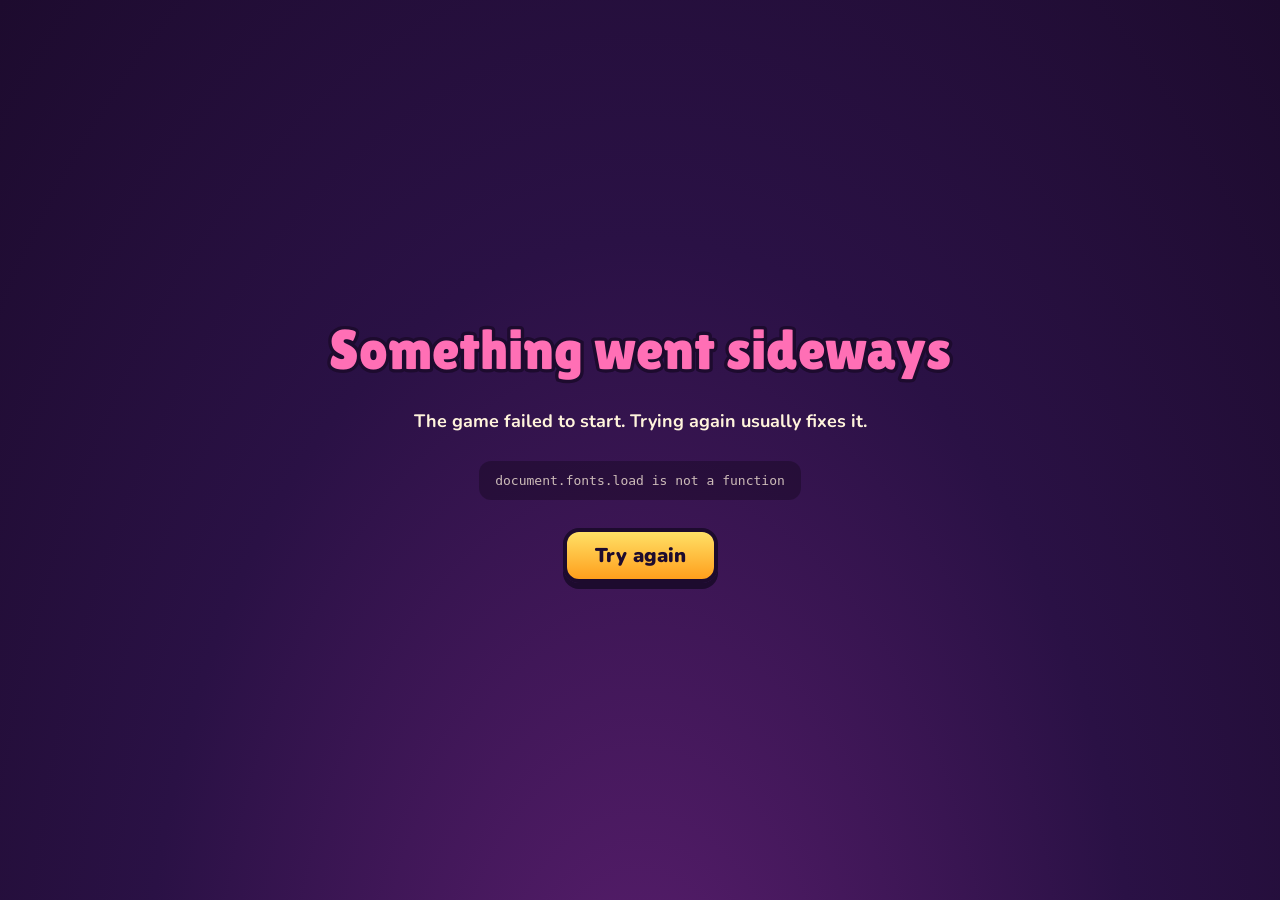
<file: index.html>
<!doctype html>
<html lang="en">
  <head>
    <meta charset="UTF-8" />
    <meta
      name="viewport"
      content="width=device-width, initial-scale=1, maximum-scale=1, user-scalable=no, viewport-fit=cover"
    />
    <meta name="theme-color" content="#1d0b2e" />
    <meta name="color-scheme" content="dark" />
    <meta
      name="description"
      content="Weirdomon: a juicy 2D arena brawler. Weird creatures. One arena. No rules."
    />
    <link rel="icon" type="image/svg+xml" href="./favicon.svg" />
    <title>Weirdomon</title>
    <script type="module" crossorigin src="./assets/main-D20yw-cT.js"></script>
    <link rel="modulepreload" crossorigin href="./assets/rolldown-runtime-hePW80VL.js">
    <link rel="modulepreload" crossorigin href="./assets/pixi-BLf63Jup.js">
    <link rel="stylesheet" crossorigin href="./assets/main-CpEwu5jU.css">
  </head>
  <body>
    <main id="app">
      <div id="stage"></div>
      <div id="ui"></div>
    </main>
    <noscript>This game requires JavaScript.</noscript>
  </body>
</html>
</file>
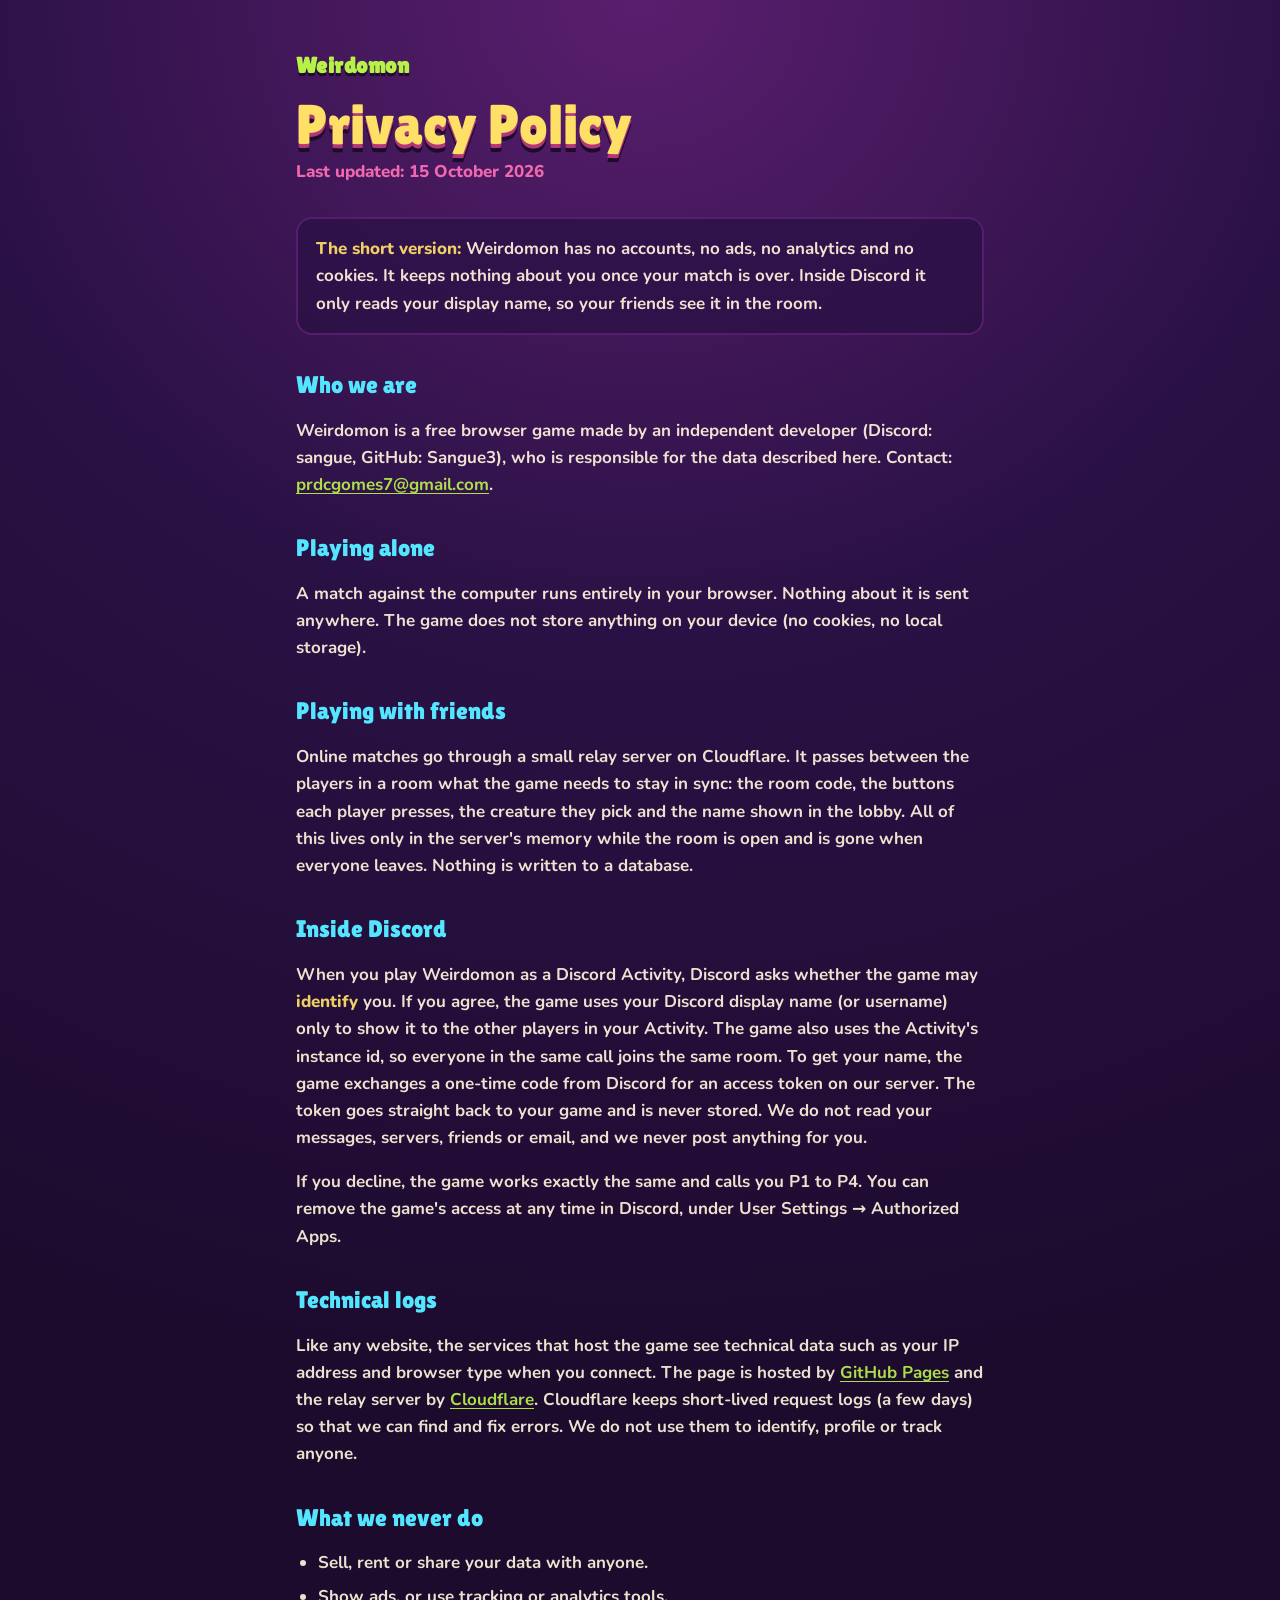
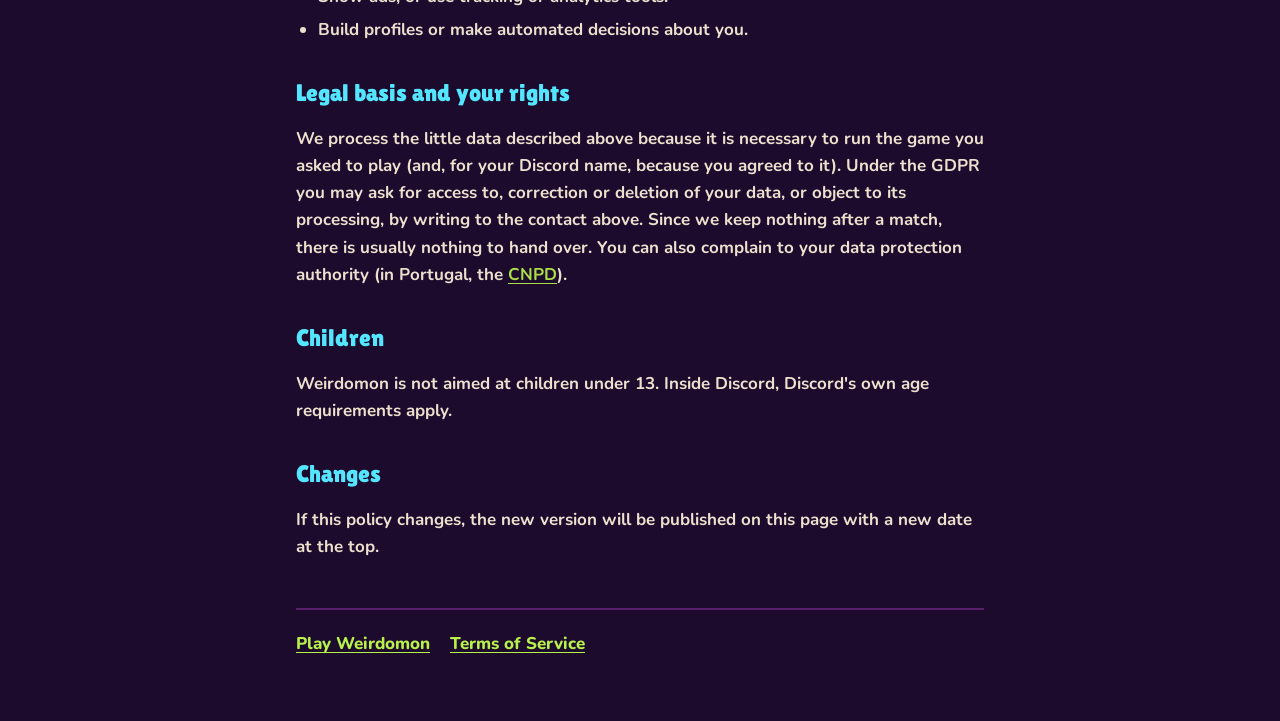
<file: privacy.html>
<!doctype html>
<html lang="en">
  <head>
    <meta charset="UTF-8" />
    <meta name="viewport" content="width=device-width, initial-scale=1, viewport-fit=cover" />
    <meta name="theme-color" content="#1d0b2e" />
    <meta name="color-scheme" content="dark" />
    <meta name="description" content="What Weirdomon does (and does not do) with your data." />
    <link rel="icon" type="image/svg+xml" href="./favicon.svg" />
    <title>Weirdomon · Privacy Policy</title>
    <link rel="stylesheet" crossorigin href="./assets/legal-nM54GFES.css">
  </head>
  <body>
    <main>
      <a class="brand" href="./">Weirdomon</a>
      <h1>Privacy Policy</h1>
      <p class="updated">Last updated: 15 October 2026</p>

      <p class="card">
        <strong>The short version:</strong> Weirdomon has no accounts, no ads, no analytics and no
        cookies. It keeps nothing about you once your match is over. Inside Discord it only reads
        your display name, so your friends see it in the room.
      </p>

      <h2>Who we are</h2>
      <p>
        Weirdomon is a free browser game made by an independent developer (Discord: sangue, GitHub:
        Sangue3), who is responsible for the data described here. Contact:
        <a href="mailto:prdcgomes7@gmail.com">prdcgomes7@gmail.com</a>.
      </p>

      <h2>Playing alone</h2>
      <p>
        A match against the computer runs entirely in your browser. Nothing about it is sent
        anywhere. The game does not store anything on your device (no cookies, no local storage).
      </p>

      <h2>Playing with friends</h2>
      <p>
        Online matches go through a small relay server on Cloudflare. It passes between the players
        in a room what the game needs to stay in sync: the room code, the buttons each player
        presses, the creature they pick and the name shown in the lobby. All of this lives only in
        the server's memory while the room is open and is gone when everyone leaves. Nothing is
        written to a database.
      </p>

      <h2>Inside Discord</h2>
      <p>
        When you play Weirdomon as a Discord Activity, Discord asks whether the game may
        <strong>identify</strong> you. If you agree, the game uses your Discord display name (or
        username) only to show it to the other players in your Activity. The game also uses the
        Activity's instance id, so everyone in the same call joins the same room. To get your name,
        the game exchanges a one-time code from Discord for an access token on our server. The token
        goes straight back to your game and is never stored. We do not read your messages, servers,
        friends or email, and we never post anything for you.
      </p>
      <p>
        If you decline, the game works exactly the same and calls you P1 to P4. You can remove the
        game's access at any time in Discord, under User Settings → Authorized Apps.
      </p>

      <h2>Technical logs</h2>
      <p>
        Like any website, the services that host the game see technical data such as your IP address
        and browser type when you connect. The page is hosted by
        <a
          href="https://docs.github.com/en/site-policy/privacy-policies/github-general-privacy-statement"
          >GitHub Pages</a
        >
        and the relay server by
        <a href="https://www.cloudflare.com/privacypolicy/">Cloudflare</a>. Cloudflare keeps
        short-lived request logs (a few days) so that we can find and fix errors. We do not use them
        to identify, profile or track anyone.
      </p>

      <h2>What we never do</h2>
      <ul>
        <li>Sell, rent or share your data with anyone.</li>
        <li>Show ads, or use tracking or analytics tools.</li>
        <li>Build profiles or make automated decisions about you.</li>
      </ul>

      <h2>Legal basis and your rights</h2>
      <p>
        We process the little data described above because it is necessary to run the game you asked
        to play (and, for your Discord name, because you agreed to it). Under the GDPR you may ask
        for access to, correction or deletion of your data, or object to its processing, by writing
        to the contact above. Since we keep nothing after a match, there is usually nothing to hand
        over. You can also complain to your data protection authority (in Portugal, the
        <a href="https://www.cnpd.pt/">CNPD</a>).
      </p>

      <h2>Children</h2>
      <p>
        Weirdomon is not aimed at children under 13. Inside Discord, Discord's own age requirements
        apply.
      </p>

      <h2>Changes</h2>
      <p>
        If this policy changes, the new version will be published on this page with a new date at
        the top.
      </p>

      <footer>
        <a href="./">Play Weirdomon</a>
        <a href="./terms.html">Terms of Service</a>
      </footer>
    </main>
  </body>
</html>
</file>
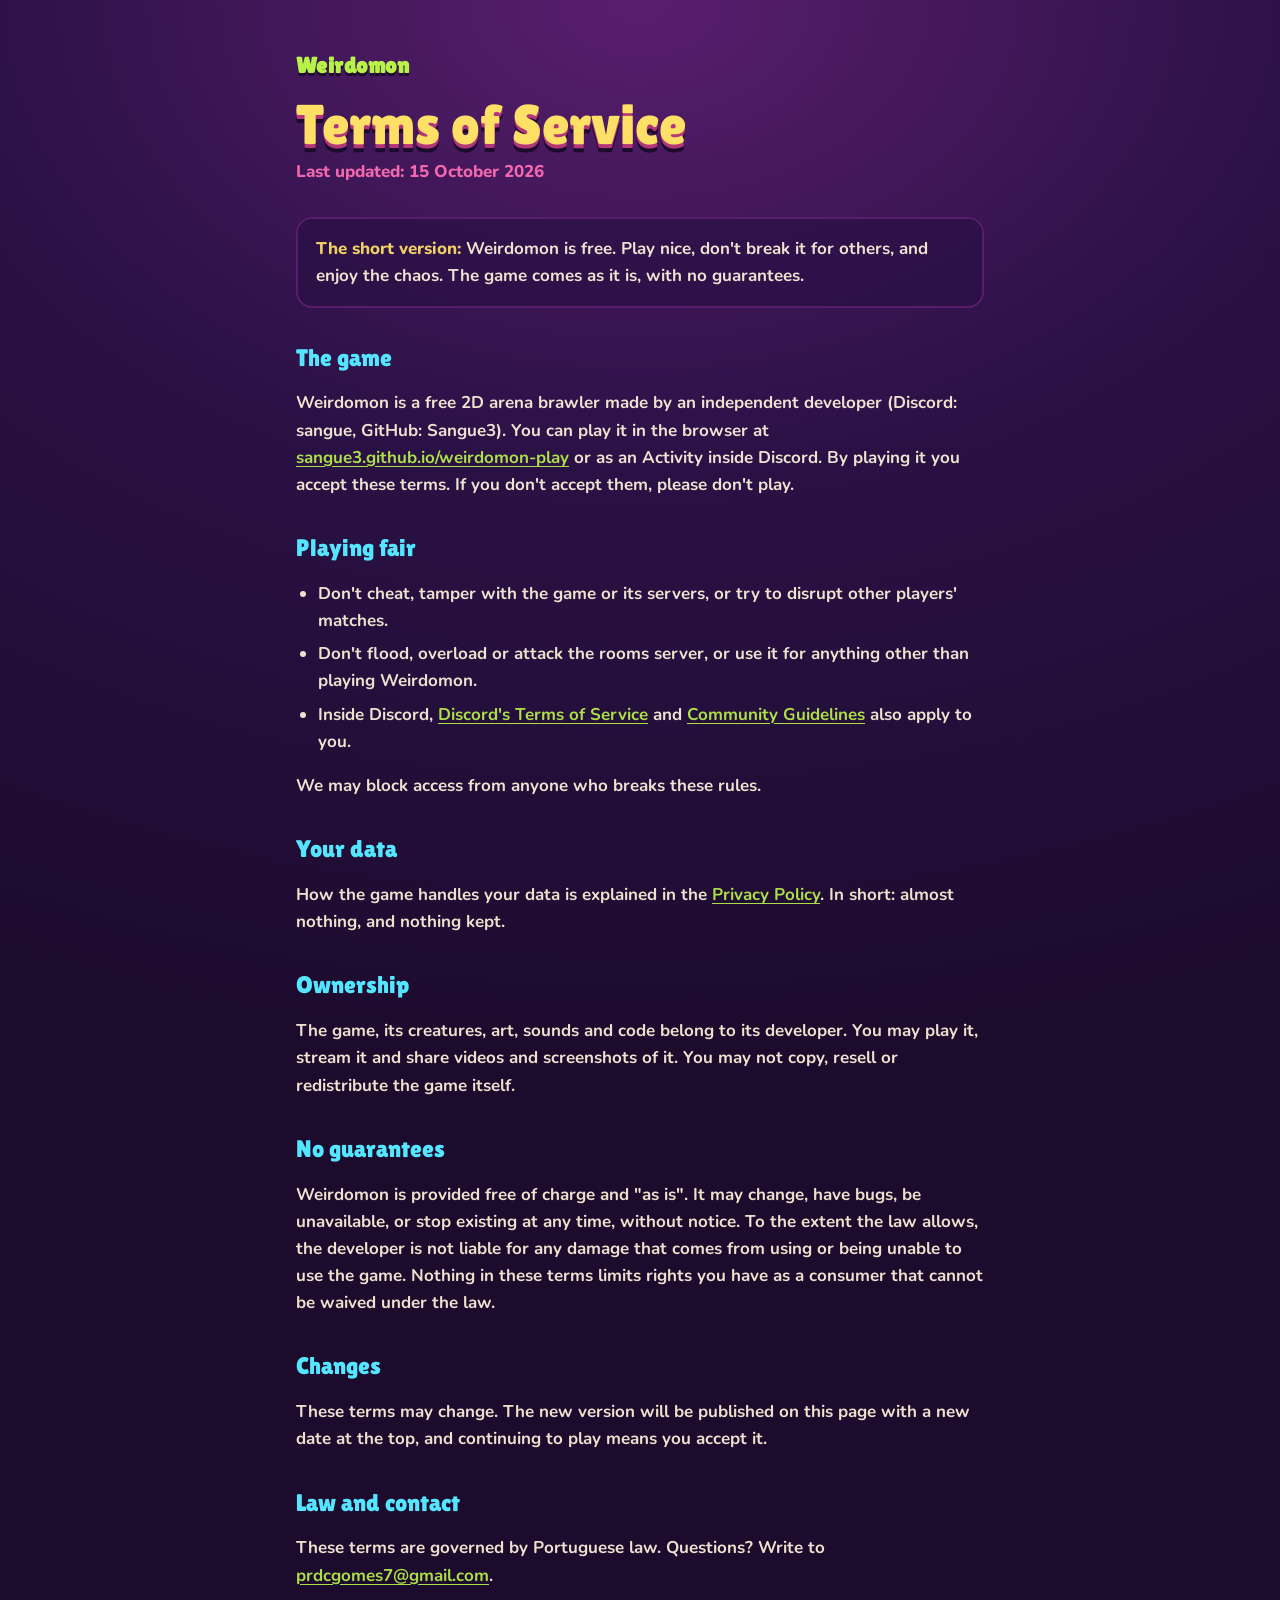
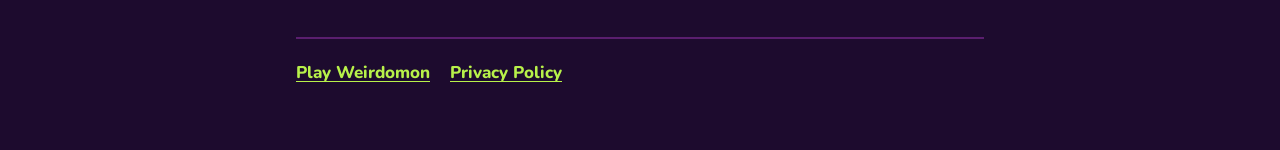
<file: terms.html>
<!doctype html>
<html lang="en">
  <head>
    <meta charset="UTF-8" />
    <meta name="viewport" content="width=device-width, initial-scale=1, viewport-fit=cover" />
    <meta name="theme-color" content="#1d0b2e" />
    <meta name="color-scheme" content="dark" />
    <meta name="description" content="The rules for playing Weirdomon." />
    <link rel="icon" type="image/svg+xml" href="./favicon.svg" />
    <title>Weirdomon · Terms of Service</title>
    <link rel="stylesheet" crossorigin href="./assets/legal-nM54GFES.css">
  </head>
  <body>
    <main>
      <a class="brand" href="./">Weirdomon</a>
      <h1>Terms of Service</h1>
      <p class="updated">Last updated: 15 October 2026</p>

      <p class="card">
        <strong>The short version:</strong> Weirdomon is free. Play nice, don't break it for others,
        and enjoy the chaos. The game comes as it is, with no guarantees.
      </p>

      <h2>The game</h2>
      <p>
        Weirdomon is a free 2D arena brawler made by an independent developer (Discord: sangue,
        GitHub: Sangue3). You can play it in the browser at
        <a href="https://sangue3.github.io/weirdomon-play/">sangue3.github.io/weirdomon-play</a>
        or as an Activity inside Discord. By playing it you accept these terms. If you don't accept
        them, please don't play.
      </p>

      <h2>Playing fair</h2>
      <ul>
        <li>
          Don't cheat, tamper with the game or its servers, or try to disrupt other players'
          matches.
        </li>
        <li>
          Don't flood, overload or attack the rooms server, or use it for anything other than
          playing Weirdomon.
        </li>
        <li>
          Inside Discord, <a href="https://discord.com/terms">Discord's Terms of Service</a> and
          <a href="https://discord.com/guidelines">Community Guidelines</a> also apply to you.
        </li>
      </ul>
      <p>We may block access from anyone who breaks these rules.</p>

      <h2>Your data</h2>
      <p>
        How the game handles your data is explained in the
        <a href="./privacy.html">Privacy Policy</a>. In short: almost nothing, and nothing kept.
      </p>

      <h2>Ownership</h2>
      <p>
        The game, its creatures, art, sounds and code belong to its developer. You may play it,
        stream it and share videos and screenshots of it. You may not copy, resell or redistribute
        the game itself.
      </p>

      <h2>No guarantees</h2>
      <p>
        Weirdomon is provided free of charge and "as is". It may change, have bugs, be unavailable,
        or stop existing at any time, without notice. To the extent the law allows, the developer is
        not liable for any damage that comes from using or being unable to use the game. Nothing in
        these terms limits rights you have as a consumer that cannot be waived under the law.
      </p>

      <h2>Changes</h2>
      <p>
        These terms may change. The new version will be published on this page with a new date at
        the top, and continuing to play means you accept it.
      </p>

      <h2>Law and contact</h2>
      <p>
        These terms are governed by Portuguese law. Questions? Write to
        <a href="mailto:prdcgomes7@gmail.com">prdcgomes7@gmail.com</a>.
      </p>

      <footer>
        <a href="./">Play Weirdomon</a>
        <a href="./privacy.html">Privacy Policy</a>
      </footer>
    </main>
  </body>
</html>
</file>
<file: assets/main-CpEwu5jU.css>
@font-face{font-family:Lilita One;font-style:normal;font-display:swap;font-weight:400;src:url(./lilita-one-latin-400-normal-87r-Z-Re.woff2)format("woff2"),url(./lilita-one-latin-400-normal-DXkechA3.woff)format("woff")}@font-face{font-family:Nunito;font-style:normal;font-display:swap;font-weight:700;src:url(./nunito-latin-700-normal-Dort48En.woff2)format("woff2"),url(./nunito-latin-700-normal-OcDqTBcA.woff)format("woff")}@font-face{font-family:Nunito;font-style:normal;font-display:swap;font-weight:800;src:url(./nunito-latin-800-normal-Dz8SOQK_.woff2)format("woff2"),url(./nunito-latin-800-normal-D-J0wlBY.woff)format("woff")}@font-face{font-family:Nunito;font-style:normal;font-display:swap;font-weight:900;src:url(./nunito-latin-900-normal-BVB1fGs6.woff2)format("woff2"),url(./nunito-latin-900-normal-CVn49sIn.woff)format("woff")}:root{--ink:#1d0b2e;--night:#2a1145;--dusk:#5a1e6e;--cream:#fff4dc;--sun:#ffe066;--sun-deep:#ff9f1c;--pink:#ff6fb5;--lime:#b8f14a;--lightningcss-light: ;--lightningcss-dark:initial;color-scheme:dark}*{box-sizing:border-box}html,body{background:var(--ink);height:100%;color:var(--cream);-webkit-font-smoothing:antialiased;-webkit-user-select:none;user-select:none;-webkit-tap-highlight-color:transparent;margin:0;font-family:Nunito,system-ui,sans-serif;overflow:hidden}#app,#stage{position:fixed;inset:0}#ui{pointer-events:none;position:fixed;inset:0}#ui>*{pointer-events:auto}.game-canvas{touch-action:none;width:100%;height:100%;display:block}.screen{background:radial-gradient(ellipse at 50% 120%, var(--dusk), var(--night) 55%, var(--ink));text-align:center;place-content:safe center;justify-items:center;gap:clamp(12px,4vh,28px);padding:16px;display:grid;position:absolute;inset:0;overflow-y:auto}.loading-logo{letter-spacing:.02em;color:var(--sun);-webkit-text-stroke:.14em var(--ink);paint-order:stroke fill;text-shadow:0 .08em 0 var(--ink);margin:0;font-family:Lilita One,Nunito,sans-serif;font-size:clamp(48px,11vw,132px);font-weight:400;animation:1.2s ease-in-out infinite loading-bob}.loading-track{background:var(--ink);border:3px solid var(--ink);width:min(360px,70vw);height:16px;box-shadow:0 4px 0 var(--ink);border-radius:999px;overflow:hidden}.loading-bar{background:linear-gradient(90deg, var(--pink), var(--sun));transform-origin:0;border-radius:999px;height:100%;transition:transform .2s ease-out;transform:scaleX(0)}#ui>.loading.leaving{pointer-events:none;animation:.35s ease-in forwards loading-leave}@keyframes loading-bob{50%{transform:translateY(-6px)rotate(-1deg)}}@keyframes loading-leave{to{opacity:0;transform:scale(1.08)}}.error h1{color:var(--pink);-webkit-text-stroke:.12em var(--ink);paint-order:stroke fill;margin:0;font-family:Lilita One,Nunito,sans-serif;font-size:clamp(32px,6vw,56px);font-weight:400}.error p{margin:0;font-size:18px;font-weight:700}.error pre{white-space:pre-wrap;text-align:left;opacity:.75;background:#00000059;border-radius:12px;max-width:min(720px,90vw);max-height:30vh;margin:0;padding:12px 16px;font-size:13px;overflow-y:auto}.error button{color:var(--ink);background:linear-gradient(180deg, var(--sun), var(--sun-deep));border:4px solid var(--ink);box-shadow:0 6px 0 var(--ink);cursor:pointer;border-radius:16px;padding:10px 28px;font:900 20px Nunito,sans-serif;transition:transform 80ms ease-out}.error button:hover{transform:translateY(-2px)scale(1.04)}.error button:active{box-shadow:0 3px 0 var(--ink);transform:translateY(3px)}.net-code-input{opacity:0;pointer-events:none;border:0;width:1px;height:1px;padding:0;font-size:16px;position:fixed;bottom:0;left:0}@media (prefers-reduced-motion:reduce){.loading-logo{animation:none}}
</file>
<file: assets/legal-nM54GFES.css>
@font-face{font-family:Lilita One;font-style:normal;font-display:swap;font-weight:400;src:url(./lilita-one-latin-400-normal-87r-Z-Re.woff2)format("woff2"),url(./lilita-one-latin-400-normal-DXkechA3.woff)format("woff")}@font-face{font-family:Nunito;font-style:normal;font-display:swap;font-weight:700;src:url(./nunito-latin-700-normal-Dort48En.woff2)format("woff2"),url(./nunito-latin-700-normal-OcDqTBcA.woff)format("woff")}@font-face{font-family:Nunito;font-style:normal;font-display:swap;font-weight:800;src:url(./nunito-latin-800-normal-Dz8SOQK_.woff2)format("woff2"),url(./nunito-latin-800-normal-D-J0wlBY.woff)format("woff")}:root{--ink:#1d0b2e;--night:#2a1145;--dusk:#5a1e6e;--glow:#b3367a;--cream:#fff4dc;--sun:#ffe066;--pink:#ff6fb5;--lime:#b8f14a;--cyan:#55e6ff;--lightningcss-light: ;--lightningcss-dark:initial;color-scheme:dark}*{box-sizing:border-box}html{background:var(--ink)}body{background:radial-gradient(120% 60% at 50% 0%, var(--dusk) 0%, var(--night) 45%, var(--ink) 100%) no-repeat;min-height:100vh;color:var(--cream);-webkit-font-smoothing:antialiased;margin:0;font:700 17px/1.6 Nunito,system-ui,sans-serif}main{max-width:720px;margin:0 auto;padding:48px 16px 64px;animation:.45s cubic-bezier(.2,.9,.3,1.2) both rise}@keyframes rise{0%{opacity:0;transform:translateY(14px)}}@media (prefers-reduced-motion:reduce){main{animation:none}}.brand{letter-spacing:.02em;color:var(--lime);text-shadow:0 3px 0 var(--ink);font-family:Lilita One,Nunito,sans-serif;font-size:22px;text-decoration:none;transition:transform .15s;display:inline-block}.brand:hover,.brand:focus-visible{transform:scale(1.06)rotate(-2deg)}h1{color:var(--sun);text-shadow:0 4px 0 var(--glow), 0 8px 0 var(--ink);margin:12px 0 4px;font:400 clamp(36px,9vw,56px)/1.05 Lilita One,Nunito,sans-serif}.updated{color:var(--pink);margin:0 0 32px;font-weight:800}h2{color:var(--cyan);margin:36px 0 8px;font:400 24px/1.2 Lilita One,Nunito,sans-serif}p,li{color:var(--cream);opacity:.92}ul{padding-left:22px}li+li{margin-top:6px}strong{color:var(--sun);font-weight:800}a{color:var(--lime);text-underline-offset:3px;overflow-wrap:anywhere}.card{background:color-mix(in srgb, var(--night) 80%, transparent);border:2px solid var(--dusk);border-radius:16px;margin:0 0 8px;padding:16px 18px}footer{border-top:2px solid var(--dusk);flex-wrap:wrap;gap:8px 20px;margin-top:48px;padding-top:20px;font-weight:800;display:flex}
</file>
